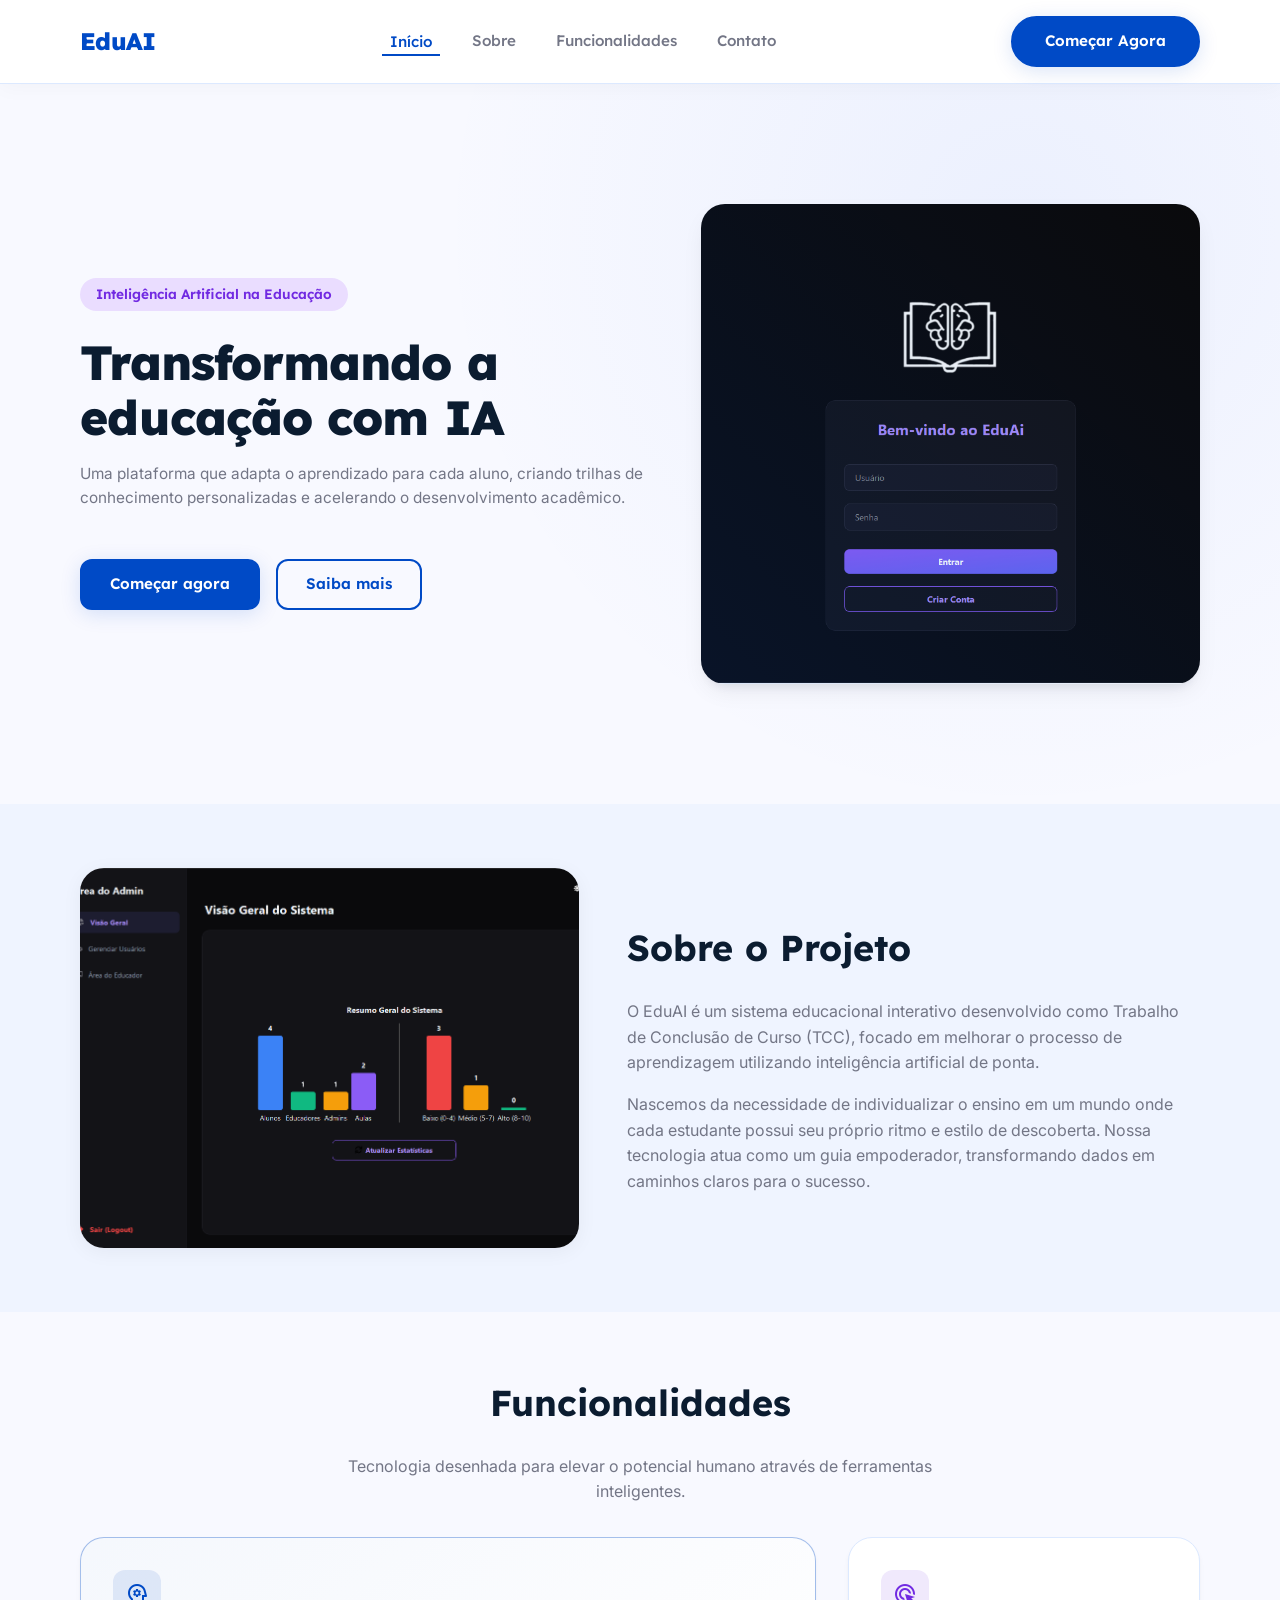
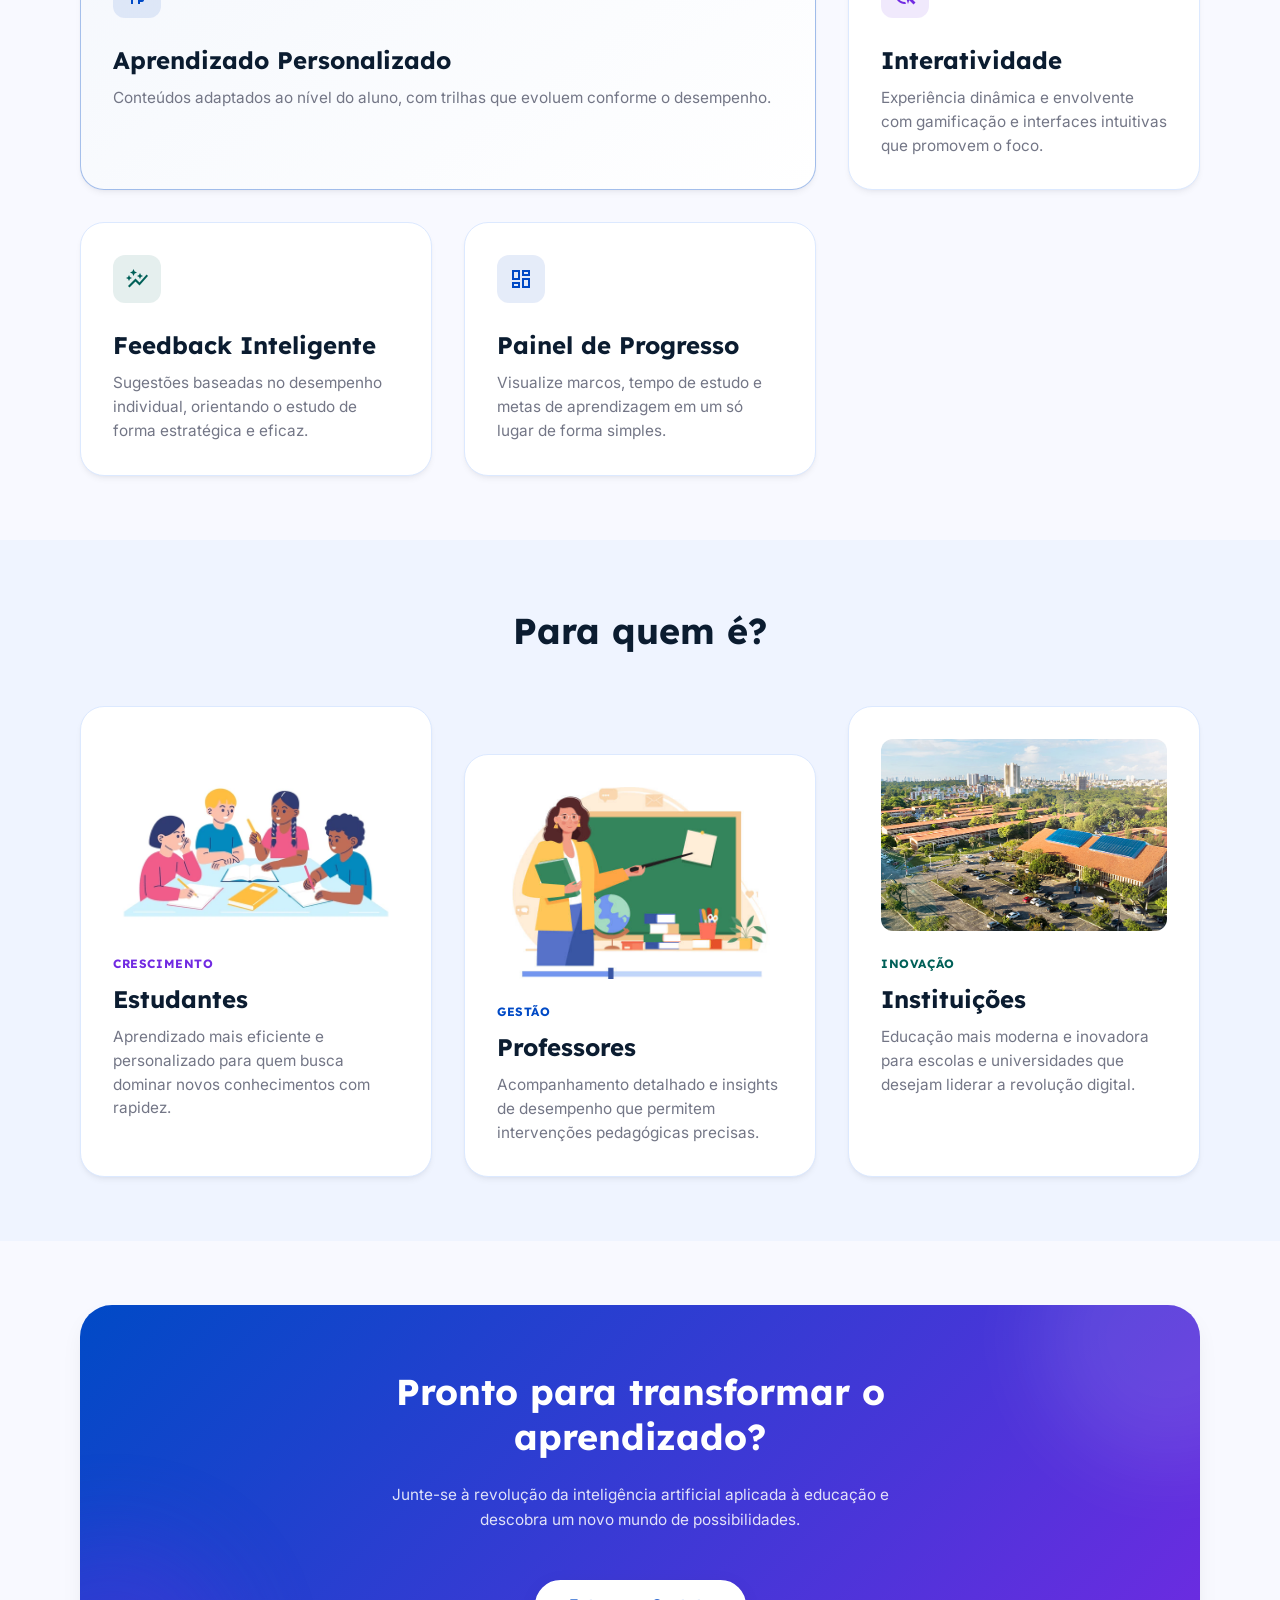
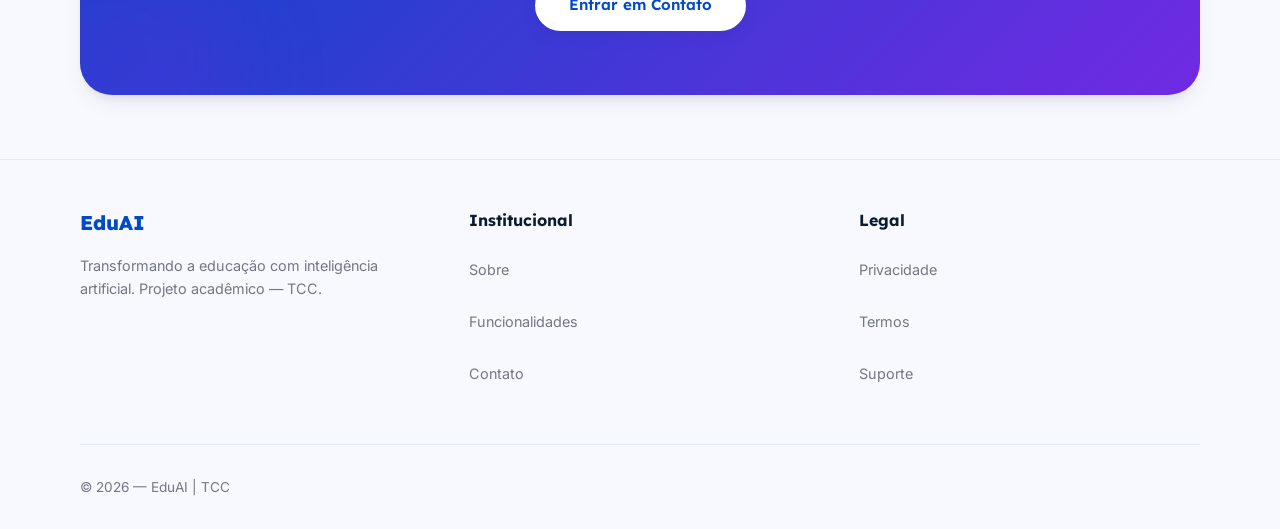
<file: components/index.html>
<!DOCTYPE html>
<html lang="pt-BR">

<head>
  <meta charset="UTF-8">
  <meta name="viewport" content="width=device-width, initial-scale=1.0">
  <title>EduAI — Inteligência Artificial na Educação</title>

  <!-- Fontes do Google e Ícones -->
  <link rel="preconnect" href="https://fonts.googleapis.com">
  <link rel="preconnect" href="https://fonts.gstatic.com" crossorigin>
  <link
    href="https://fonts.googleapis.com/css2?family=Inter:wght@400;500;700&family=Lexend:wght@400;500;600;700;800&family=Material+Symbols+Outlined:wght,FILL@200..700,0..1&display=swap"
    rel="stylesheet">

  <!-- ITCSS com @layer -->
  <link rel="stylesheet" href="../css/main.css">
</head>

<body>

  <header class="header">
    <nav class="navbar" aria-label="Principal">
      <a class="navbar__brand" href="#">EduAI</a>
      <button class="navbar__toggle" type="button" id="navbar-toggle" aria-expanded="false"
        aria-controls="navbar-menu" aria-label="Abrir menu de navegação">
        <span class="navbar__toggle-bar" aria-hidden="true"></span>
        <span class="navbar__toggle-bar" aria-hidden="true"></span>
        <span class="navbar__toggle-bar" aria-hidden="true"></span>
      </button>
      <div class="navbar__collapse" id="navbar-menu">
        <ul class="navbar__list">
          <li class="navbar__item">
            <a class="navbar__link navbar__link--active" href="#">Início</a>
          </li>
          <li class="navbar__item">
            <a class="navbar__link" href="#sobre">Sobre</a>
          </li>
          <li class="navbar__item">
            <a class="navbar__link" href="#funcionalidades">Funcionalidades</a>
          </li>
          <li class="navbar__item">
            <a class="navbar__link" href="#contato">Contato</a>
          </li>
        </ul>
      </div>
      <div class="navbar__actions">
        <button class="btn btn--primary btn--round btn--sm" data-action="download">Começar Agora</button>
      </div>
    </nav>
  </header>

  <main class="main">
    <!-- HERO -->
    <section class="hero">
      <div class="container hero__inner">
        <div class="hero__content">
          <span class="hero__badge">Inteligência Artificial na Educação</span>
          <h1 class="hero__title">Transformando a educação com IA</h1>
          <p class="hero__lead">Uma plataforma que adapta o aprendizado para cada aluno, criando trilhas de conhecimento personalizadas e acelerando o desenvolvimento acadêmico.</p>
          <div class="hero__actions">
            <button type="button" class="btn btn--primary btn--block-sm" data-action="download">Começar agora</button>
            <a href="#contato" class="btn btn--outline btn--block-sm">Saiba mais</a>
          </div>
        </div>
        <div class="hero__image-wrapper">
          <div class="hero__image-container">
            <img class="hero__image" src="../images/intro.png" alt="Espaço de estudo moderno minimalista com laptop e tablet">
            <div class="hero__image-overlay"></div>
          </div>
        </div>
      </div>
    </section>

    <!-- SOBRE -->
    <section class="section alt" id="sobre">
      <div class="container">
        <div class="about__grid">
          <div class="about__image-wrapper">
            <img class="about__image" src="../images/eduai.png" alt="Estudantes universitários colaborando em um laboratório com painel interativo">
          </div>
          <div class="about__content">
            <h2 class="section__title">Sobre o Projeto</h2>
            <p class="section__text">
              O EduAI é um sistema educacional interativo desenvolvido como Trabalho de Conclusão de Curso (TCC),
              focado em melhorar o processo de aprendizagem utilizando inteligência artificial de ponta.
            </p>
            <p class="section__text">
              Nascemos da necessidade de individualizar o ensino em um mundo onde cada estudante possui
              seu próprio ritmo e estilo de descoberta. Nossa tecnologia atua como um guia empoderador,
              transformando dados em caminhos claros para o sucesso.
            </p>
          </div>
        </div>
      </div>
    </section>

    <!-- FUNCIONALIDADES -->
    <section class="section" id="funcionalidades">
      <div class="container">
        <h2 class="section__title">Funcionalidades</h2>
        <p class="section__text section__text--spaced">Tecnologia desenhada para elevar o potencial humano através de ferramentas inteligentes.</p>

        <div class="cards-grid">
          <article class="card card--featured">
            <div class="card__icon-wrapper card__icon-wrapper--primary">
              <span class="material-symbols-outlined card__icon">psychology</span>
            </div>
            <h3 class="card__title">Aprendizado Personalizado</h3>
            <p class="card__body">Conteúdos adaptados ao nível do aluno, com trilhas que evoluem conforme o desempenho.
            </p>
          </article>

          <article class="card">
            <div class="card__icon-wrapper card__icon-wrapper--secondary">
              <span class="material-symbols-outlined card__icon">ads_click</span>
            </div>
            <h3 class="card__title">Interatividade</h3>
            <p class="card__body">Experiência dinâmica e envolvente com gamificação e interfaces intuitivas que promovem o foco.</p>
          </article>

          <article class="card">
            <div class="card__icon-wrapper card__icon-wrapper--tertiary">
              <span class="material-symbols-outlined card__icon">auto_graph</span>
            </div>
            <h3 class="card__title">Feedback Inteligente</h3>
            <p class="card__body">Sugestões baseadas no desempenho individual, orientando o estudo de forma estratégica e eficaz.</p>
          </article>

          <article class="card">
            <div class="card__icon-wrapper card__icon-wrapper--primary">
              <span class="material-symbols-outlined card__icon">dashboard</span>
            </div>
            <h3 class="card__title">Painel de Progresso</h3>
            <p class="card__body">Visualize marcos, tempo de estudo e metas de aprendizagem em um só lugar de forma simples.</p>
          </article>
        </div>
      </div>
    </section>

    <!-- PÚBLICO -->
    <section class="section alt">
      <div class="container">
        <h2 class="section__title section__title--spaced">Para quem é?</h2>

        <div class="cards-grid audience-grid">
          <article class="card card--compact">
            <div class="card__image-wrapper">
              <img class="card__image" src="../images/estudantes.png" alt="Estudante concentrado estudando com fones e laptop">
            </div>
            <span class="card__tag card__tag--secondary">Crescimento</span>
            <h3 class="card__title">Estudantes</h3>
            <p class="card__body">Aprendizado mais eficiente e personalizado para quem busca dominar novos conhecimentos com rapidez.</p>
          </article>

          <article class="card card--compact">
            <div class="card__image-wrapper">
              <img class="card__image" src="../images/professores.jpg" alt="Educador em frente a painel interativo exibindo dados de desempenho">
            </div>
            <span class="card__tag card__tag--primary">Gestão</span>
            <h3 class="card__title">Professores</h3>
            <p class="card__body">Acompanhamento detalhado e insights de desempenho que permitem intervenções pedagógicas precisas.</p>
          </article>

          <article class="card card--compact">
            <div class="card__image-wrapper">
              <img class="card__image" src="../images/Instituições.jpg" alt="Campus universitário moderno com fachada de vidro">
            </div>
            <span class="card__tag card__tag--tertiary">Inovação</span>
            <h3 class="card__title">Instituições</h3>
            <p class="card__body">Educação mais moderna e inovadora para escolas e universidades que desejam liderar a revolução digital.</p>
          </article>
        </div>
      </div>
    </section>

    <!-- CTA -->
    <section class="cta section" id="contato">
      <div class="container">
        <div class="cta__card">
          <div class="cta__inner">
            <h2 class="cta__title">Pronto para transformar o aprendizado?</h2>
            <p class="cta__description">Junte-se à revolução da inteligência artificial aplicada à educação e descobra um novo mundo de possibilidades.</p>
            <button type="button" class="btn btn--round" data-action="contact">Entrar em Contato</button>
          </div>
        </div>
      </div>
    </section>
  </main>

  <footer class="footer">
    <div class="footer__inner">
      <div class="footer__grid">
        <div class="footer__col">
          <span class="footer__brand">EduAI</span>
          <p class="footer__description">
            Transformando a educação com inteligência artificial. Projeto acadêmico — TCC.
          </p>
        </div>
        <div class="footer__col">
          <h3 class="footer__heading">Institucional</h3>
          <ul class="footer__list">
            <li><a class="footer__link" href="#sobre">Sobre</a></li>
            <li><a class="footer__link" href="#funcionalidades">Funcionalidades</a></li>
            <li><a class="footer__link" href="#contato">Contato</a></li>
          </ul>
        </div>
        <div class="footer__col">
          <h3 class="footer__heading">Legal</h3>
          <ul class="footer__list">
            <li><a class="footer__link" href="#privacidade" data-action="privacy">Privacidade</a></li>
            <li><a class="footer__link" href="#termos" data-action="terms">Termos</a></li>
            <li><a class="footer__link" href="#suporte" data-action="support">Suporte</a></li>
          </ul>
        </div>
      </div>
      <p class="footer__copy">© <span id="footer-year"></span> — EduAI | TCC</p>
    </div>
  </footer>

  <!-- Modal Genérico Dinâmico -->
  <div class="modal" id="dynamic-modal" aria-hidden="true" role="dialog">
    <div class="modal__overlay" tabindex="-1">
      <div class="modal__container" role="document">
        <header class="modal__header">
          <h2 class="modal__title" id="modal-title">Título</h2>
          <button class="modal__close" aria-label="Fechar modal" data-close>&times;</button>
        </header>
        <main class="modal__content" id="modal-content">
          <!-- Inserido dinamicamente via JS -->
        </main>
      </div>
    </div>
  </div>

  <!-- Container de Toasts -->
  <div class="toast-container" id="toast-container"></div>

  <script src="../js/main.js"></script>
</body>

</html>
</file>
<file: css/main.css>
@layer tokens, reset, base, layout, components, utilities;

@import url("./tokens/primitives.css") layer(tokens);
@import url("./tokens/semantic.css") layer(tokens);
@import url("./tokens/spacing.css") layer(tokens);
@import url("./tokens/typography.css") layer(tokens);

@import url("./reset.css") layer(reset);

@import url("./base.css") layer(base);
@import url("./layout.css") layer(layout);

@import url("./components/navbar.css") layer(components);
@import url("./components/hero.css") layer(components);
@import url("./components/card.css") layer(components);
@import url("./components/btn.css") layer(components);
@import url("./components/cta.css") layer(components);
@import url("./components/footer.css") layer(components);
@import url("./components/modal.css") layer(components);

@import url("./utilities.css") layer(utilities);
</file>
